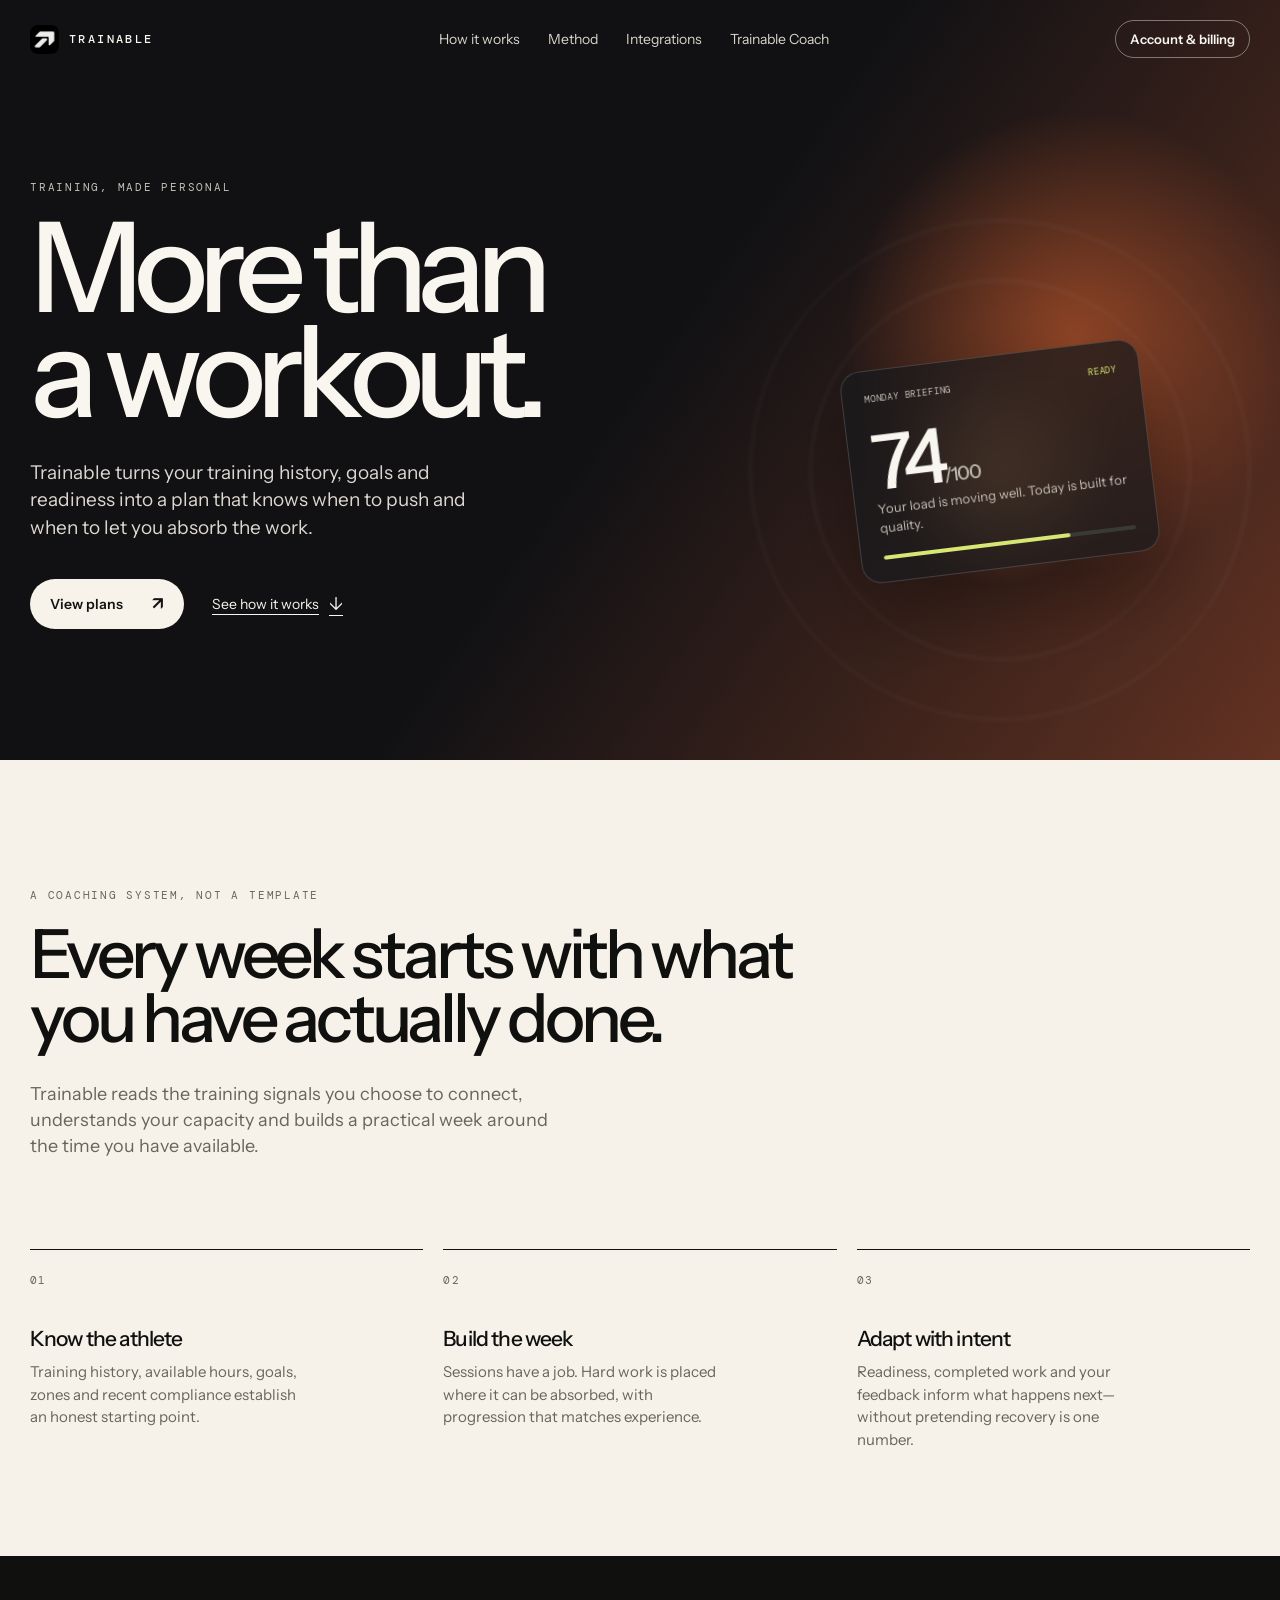
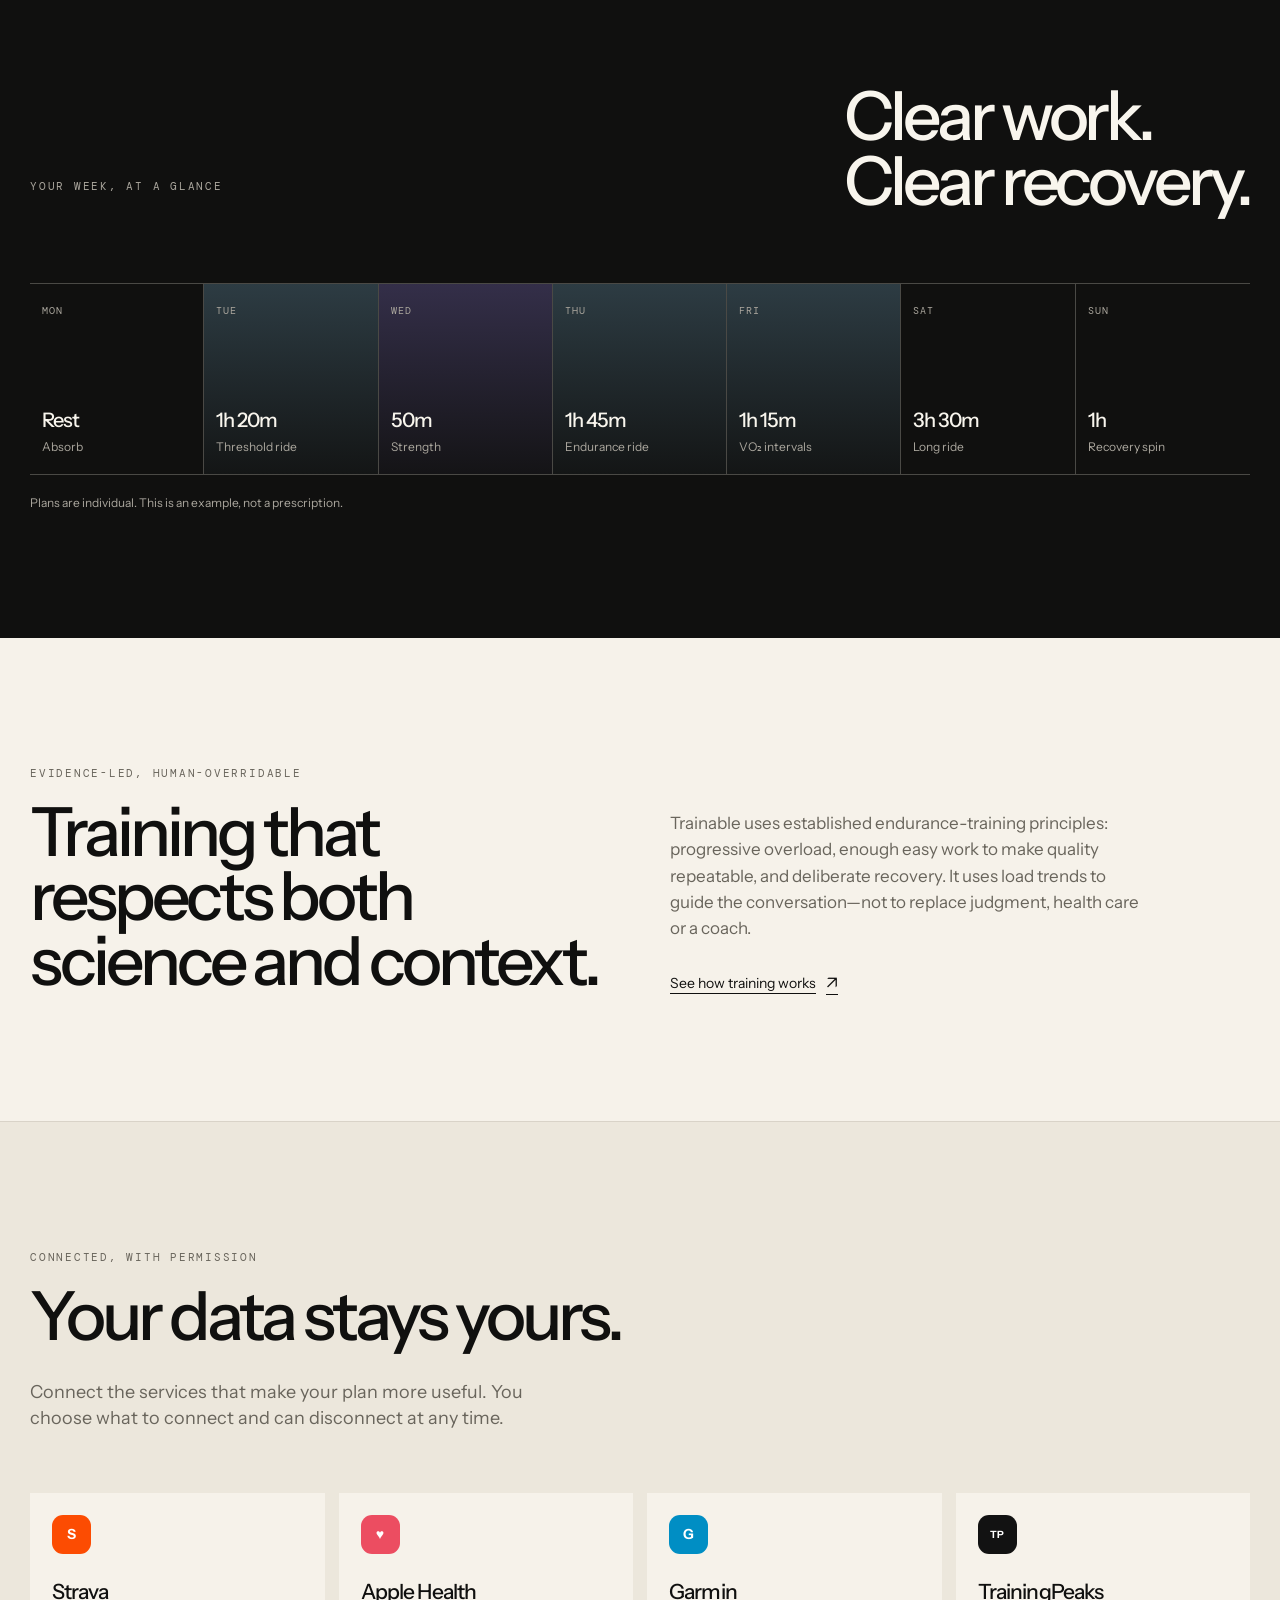
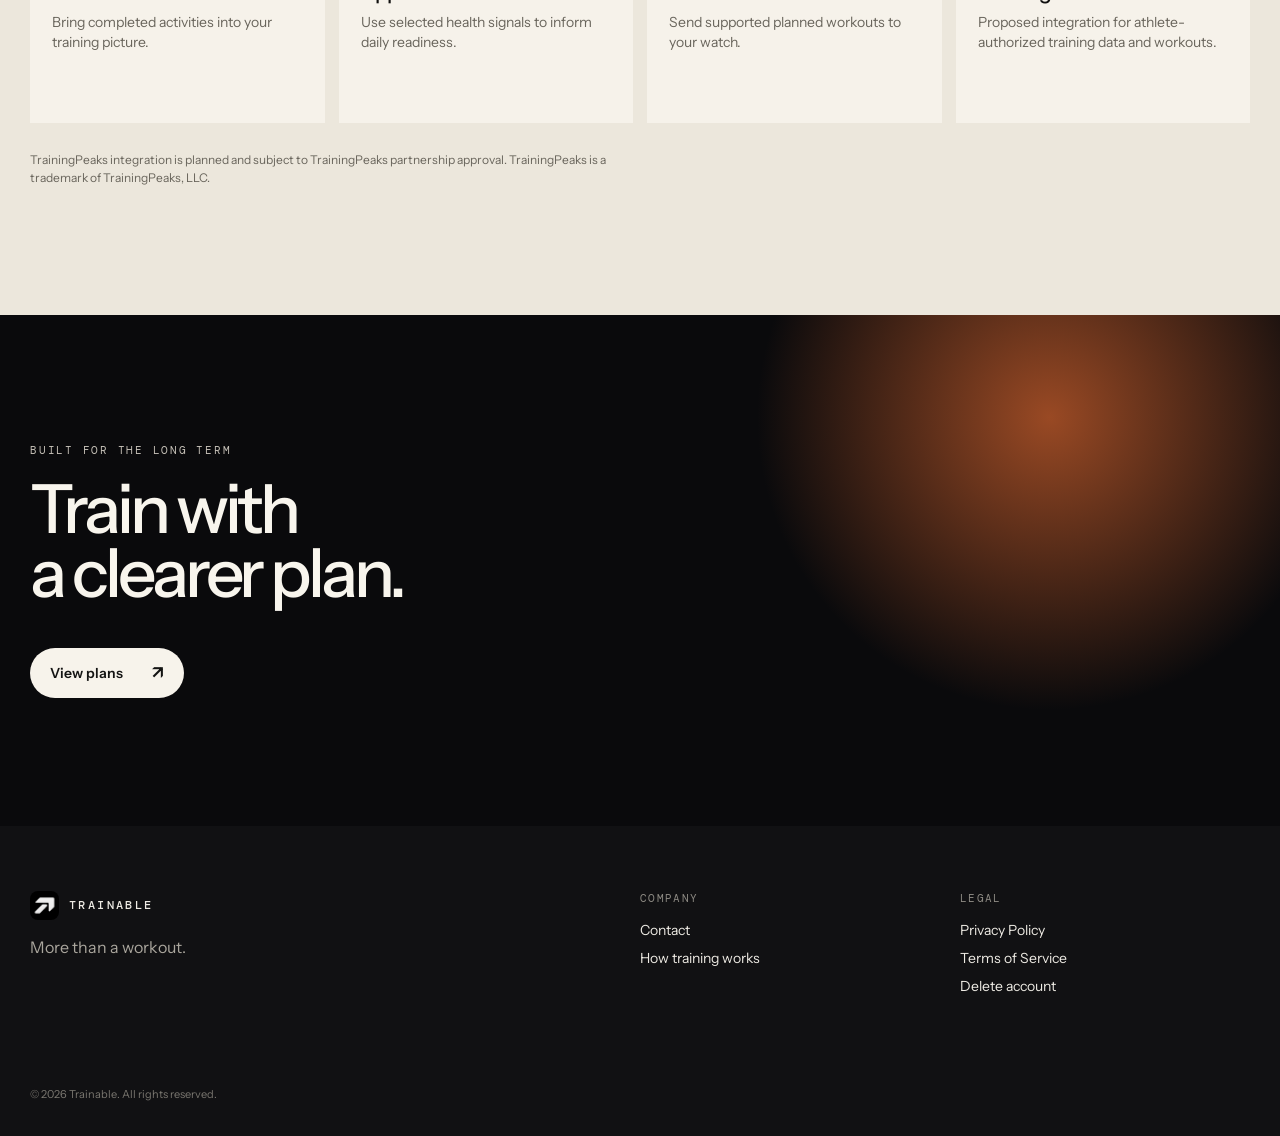
<file: index.html>
<!doctype html>
<html lang="en">
  <head>
    <meta charset="utf-8" />
    <meta name="viewport" content="width=device-width, initial-scale=1" />
    <meta name="description" content="Trainable creates adaptive endurance training plans from your real training data, goals, and readiness." />
    <meta name="theme-color" content="#0a0a0c" />
    <title>Trainable — More than a workout</title>
    <link rel="icon" href="/assets/trainable-mark-dark.png" type="image/png" />
    <link rel="stylesheet" href="/styles.css" />
  </head>
  <body>
    <header class="site-header">
      <a class="wordmark" href="#top" aria-label="Trainable home">
        <img class="brand-logo" src="/assets/trainable-mark-dark.png" alt="" />
        <span>TRAINABLE</span>
      </a>
      <nav aria-label="Main navigation">
        <a href="#how-it-works">How it works</a>
        <a href="#method">Method</a>
        <a href="#integrations">Integrations</a>
        <a href="/coach/">Trainable Coach</a>
      </nav>
      <a class="header-cta" href="/billing.html">Account & billing</a>
    </header>

    <main id="top">
      <section class="hero section">
        <p class="eyebrow">TRAINING, MADE PERSONAL</p>
        <h1>More than<br />a workout.</h1>
        <p class="hero-copy">Trainable turns your training history, goals and readiness into a plan that knows when to push and when to let you absorb the work.</p>
        <div class="hero-actions">
          <a class="button button-light" href="/billing.html">View plans <span>↗</span></a>
          <a class="text-link" href="#how-it-works">See how it works <span>↓</span></a>
        </div>
        <div class="hero-orbit" aria-hidden="true">
          <div class="orb orb-one"></div><div class="orb orb-two"></div><div class="orb orb-three"></div>
          <div class="hero-card">
            <div class="hero-card-top"><span>MONDAY BRIEFING</span><em>READY</em></div>
            <strong>74<span>/100</span></strong>
            <p>Your load is moving well. Today is built for quality.</p>
            <div class="meter"><i></i></div>
          </div>
        </div>
      </section>

      <section class="statement section" id="how-it-works">
        <p class="eyebrow">A COACHING SYSTEM, NOT A TEMPLATE</p>
        <h2>Every week starts with what you have actually done.</h2>
        <p class="lede">Trainable reads the training signals you choose to connect, understands your capacity and builds a practical week around the time you have available.</p>
        <div class="feature-grid">
          <article><span class="number">01</span><h3>Know the athlete</h3><p>Training history, available hours, goals, zones and recent compliance establish an honest starting point.</p></article>
          <article><span class="number">02</span><h3>Build the week</h3><p>Sessions have a job. Hard work is placed where it can be absorbed, with progression that matches experience.</p></article>
          <article><span class="number">03</span><h3>Adapt with intent</h3><p>Readiness, completed work and your feedback inform what happens next—without pretending recovery is one number.</p></article>
        </div>
      </section>

      <section class="week section">
        <div class="section-heading"><p class="eyebrow">YOUR WEEK, AT A GLANCE</p><h2>Clear work.<br />Clear recovery.</h2></div>
        <div class="week-board" aria-label="Example weekly training plan">
          <div class="day"><span>MON</span><b>Rest</b><small>Absorb</small></div>
          <div class="day ride"><span>TUE</span><b>1h 20m</b><small>Threshold ride</small></div>
          <div class="day gym"><span>WED</span><b>50m</b><small>Strength</small></div>
          <div class="day ride"><span>THU</span><b>1h 45m</b><small>Endurance ride</small></div>
          <div class="day ride"><span>FRI</span><b>1h 15m</b><small>VO₂ intervals</small></div>
          <div class="day"><span>SAT</span><b>3h 30m</b><small>Long ride</small></div>
          <div class="day"><span>SUN</span><b>1h</b><small>Recovery spin</small></div>
        </div>
        <p class="week-note">Plans are individual. This is an example, not a prescription.</p>
      </section>

      <section class="method section" id="method">
        <div><p class="eyebrow">EVIDENCE-LED, HUMAN-OVERRIDABLE</p><h2>Training that respects both science and context.</h2></div>
        <div class="method-copy"><p>Trainable uses established endurance-training principles: progressive overload, enough easy work to make quality repeatable, and deliberate recovery. It uses load trends to guide the conversation—not to replace judgment, health care or a coach.</p><a class="text-link" href="/training-method.html">See how training works <span>↗</span></a></div>
      </section>

      <section class="integrations section" id="integrations">
        <p class="eyebrow">CONNECTED, WITH PERMISSION</p>
        <h2>Your data stays yours.</h2>
        <p class="lede">Connect the services that make your plan more useful. You choose what to connect and can disconnect at any time.</p>
        <div class="integration-grid">
          <div><span class="integration-icon strava">S</span><h3>Strava</h3><p>Bring completed activities into your training picture.</p></div>
          <div><span class="integration-icon health">♥</span><h3>Apple Health</h3><p>Use selected health signals to inform daily readiness.</p></div>
          <div><span class="integration-icon garmin">G</span><h3>Garmin</h3><p>Send supported planned workouts to your watch.</p></div>
          <div><span class="integration-icon tp">TP</span><h3>TrainingPeaks</h3><p>Proposed integration for athlete-authorized training data and workouts.</p></div>
        </div>
        <p class="disclosure">TrainingPeaks integration is planned and subject to TrainingPeaks partnership approval. TrainingPeaks is a trademark of TrainingPeaks, LLC.</p>
      </section>

      <section class="cta section">
        <p class="eyebrow">BUILT FOR THE LONG TERM</p>
        <h2>Train with<br />a clearer plan.</h2>
        <a class="button button-light" href="/billing.html">View plans <span>↗</span></a>
      </section>
    </main>

    <footer>
      <div class="footer-brand"><a class="wordmark" href="#top"><img class="brand-logo" src="/assets/trainable-mark-dark.png" alt="" /><span>TRAINABLE</span></a><p>More than a workout.</p></div>
      <div><p class="footer-label">COMPANY</p><a href="mailto:matthewd7772@gmail.com">Contact</a><a href="/training-method.html">How training works</a></div>
      <div><p class="footer-label">LEGAL</p><a href="https://txrsajvaqhqrlpsgjeyn.supabase.co/storage/v1/object/public/public-docs/privacy-policy.txt">Privacy Policy</a><a href="https://txrsajvaqhqrlpsgjeyn.supabase.co/storage/v1/object/public/public-docs/terms-of-service.txt">Terms of Service</a><a href="mailto:matthewd7772@gmail.com?subject=Trainable%20account%20deletion">Delete account</a></div>
      <p class="copyright">© 2026 Trainable. All rights reserved.</p>
    </footer>
  </body>
</html>
</file>
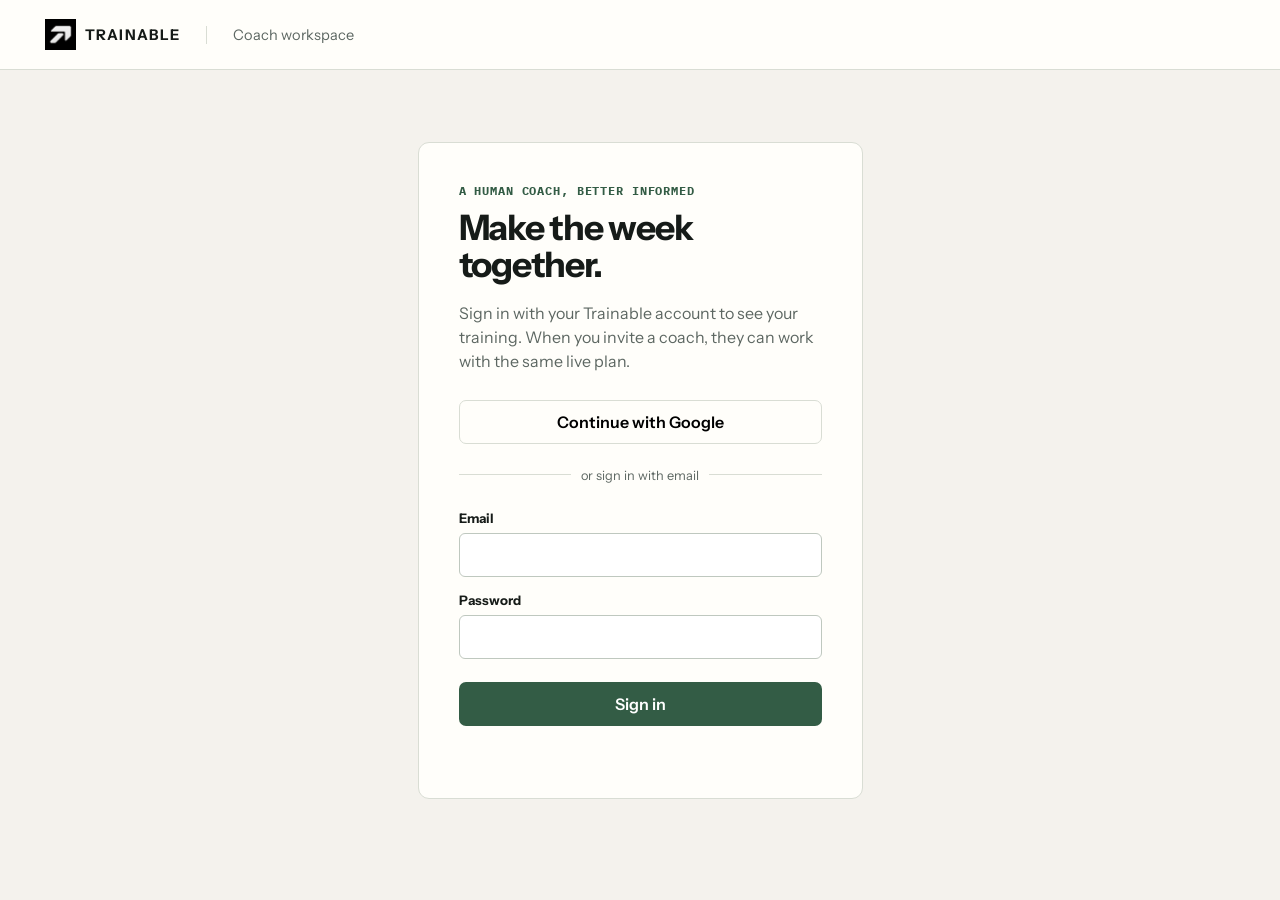
<file: coach/index.html>
<!doctype html>
<html lang="en">
  <head>
    <meta charset="utf-8" />
    <meta name="viewport" content="width=device-width, initial-scale=1" />
    <meta name="theme-color" content="#f4f2ed" />
    <meta name="description" content="Trainable coach workspace: plan with the athlete, with an assistant by your side." />
    <title>Trainable Coach — Plan the week</title>
    <meta name="application-name" content="Trainable Coach" />
    <meta name="apple-mobile-web-app-title" content="Trainable Coach" />
    <link rel="icon" href="/assets/trainable-mark-dark.png" type="image/png" />
    <link rel="stylesheet" href="/coach/styles.css" />
    <script src="/coach/app.js" defer></script>
  </head>
  <body>
    <header class="topbar">
      <a class="brand" href="/" aria-label="Trainable home"><img src="/assets/trainable-mark-dark.png" alt="" /><span>TRAINABLE</span></a>
      <span class="product-name">Coach workspace</span>
      <div class="top-actions"><span id="account-name"></span><button id="sign-out" class="quiet" type="button" hidden>Sign out</button></div>
    </header>

    <main id="auth-page" class="auth-page">
      <section class="auth-card" aria-labelledby="auth-title">
        <p class="eyebrow">A HUMAN COACH, BETTER INFORMED</p>
        <h1 id="auth-title">Make the week together.</h1>
        <p>Sign in with your Trainable account to see your training. When you invite a coach, they can work with the same live plan.</p>
        <div class="social-actions"><button id="google-sign-in" class="social" type="button">Continue with Google</button></div>
        <div class="divider"><span>or sign in with email</span></div>
        <form id="sign-in-form" novalidate>
          <label for="email">Email</label><input id="email" name="email" type="email" autocomplete="email" required aria-describedby="email-error" /><p id="email-error" class="field-error" role="alert" hidden></p>
          <label for="password">Password</label><input id="password" name="password" type="password" autocomplete="current-password" required aria-describedby="password-error" /><p id="password-error" class="field-error" role="alert" hidden></p>
          <button class="primary full" type="submit">Sign in</button>
        </form>
        <p id="auth-status" class="status" role="status"></p>
      </section>
    </main>

    <main id="workspace" class="workspace" hidden>
      <div class="workspace-head"><div><p class="eyebrow">COACH WORKSPACE</p><h1>The team</h1><p class="subtle">Training decisions stay with the coach and athlete. The assistant prepares options.</p></div><div class="head-actions"><button id="invite-coach" class="secondary" type="button">Invite my coach</button><button id="join-team" class="secondary" type="button">Use invite code</button></div></div>
      <p id="global-status" class="status" role="status"></p>
      <div class="split-pane">
        <aside class="roster-pane" aria-labelledby="roster-title"><div class="pane-heading"><h2 id="roster-title">Athletes</h2><span id="roster-count"></span></div><div id="roster-list" class="roster-list"></div><div class="roster-foot">Your own training appears here while you set up coach access.</div></aside>
        <section id="athlete-pane" class="athlete-pane" aria-live="polite"></section>
      </div>
    </main>

    <div id="drawer-backdrop" class="drawer-backdrop" hidden></div>
    <section id="drawer" class="drawer" aria-modal="true" role="dialog" aria-labelledby="drawer-title" hidden><div class="drawer-head"><div><p id="drawer-kicker" class="eyebrow"></p><h2 id="drawer-title"></h2></div><button id="close-drawer" class="quiet" type="button" aria-label="Close panel">Close</button></div><div id="drawer-body" class="drawer-body"></div></section>
    <dialog id="revoke-dialog"><form method="dialog"><h2 id="revoke-title">Remove coach access?</h2><p id="revoke-copy">This coach will no longer see your training or prescribe sessions.</p><div class="dialog-actions"><button id="keep-access" value="cancel" class="secondary">Keep access</button><button value="confirm" class="danger">Remove access</button></div></form></dialog>
    <dialog id="discard-dialog"><form method="dialog"><h2>Discard this draft?</h2><p>Your unsaved changes to this page will be lost.</p><div class="dialog-actions"><button id="keep-draft" value="cancel" class="secondary">Keep editing</button><button value="confirm" class="danger">Discard draft</button></div></form></dialog>
    <dialog id="archive-note-dialog"><form method="dialog"><h2>Archive this athlete note?</h2><p>It will stop appearing in the profile and future assistant drafts.</p><div class="dialog-actions"><button id="keep-note" value="cancel" class="secondary">Keep note</button><button value="confirm" class="danger">Archive note</button></div></form></dialog>
  </body>
</html>
</file>
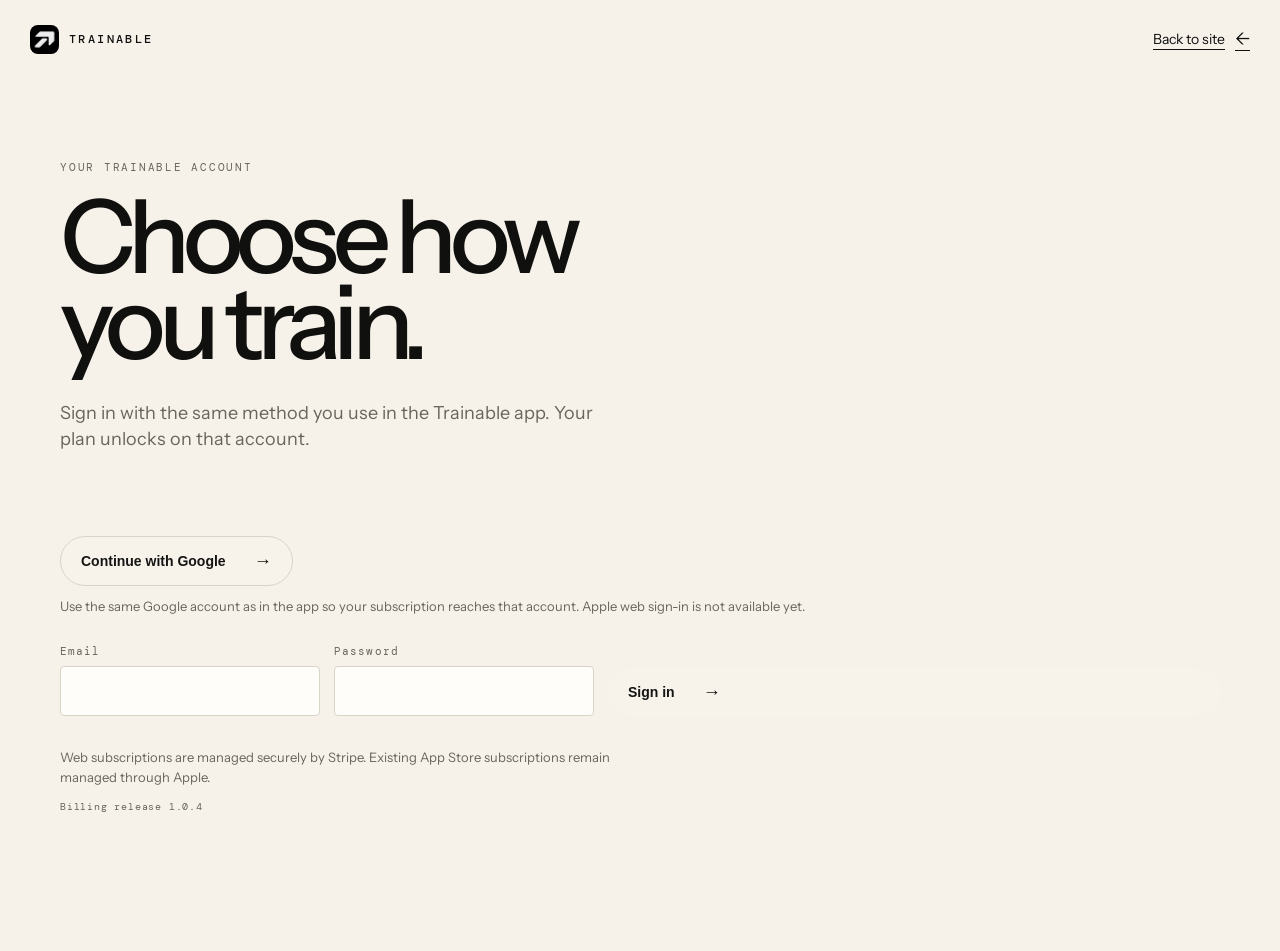
<file: billing.html>
<!doctype html>
<html lang="en"><head><meta charset="utf-8" /><meta name="viewport" content="width=device-width, initial-scale=1" /><meta name="description" content="Manage your Trainable subscription." /><meta name="theme-color" content="#0a0a0c" /><title>Trainable — Billing</title><link rel="icon" href="/assets/trainable-mark-dark.png" type="image/png" /><link rel="stylesheet" href="/styles.css" /></head>
<body class="billing-document"><header class="site-header"><a class="wordmark" href="/" aria-label="Trainable home"><img class="brand-logo" src="/assets/trainable-mark-dark.png" alt="" /><span>TRAINABLE</span></a><a class="text-link" href="/">Back to site <span>←</span></a></header>
<main class="billing-page section" data-billing-release="1.0.4"><p class="eyebrow">YOUR TRAINABLE ACCOUNT</p><h1>Choose how<br />you train.</h1><p class="lede">Sign in with the same method you use in the Trainable app. Your plan unlocks on that account.</p><p id="billing-status" class="billing-status" role="status"></p>
<div id="social-sign-in" class="billing-social"><button type="button" data-provider="google" class="button button-light">Continue with Google <span>→</span></button><p>Use the same Google account as in the app so your subscription reaches that account. Apple web sign-in is not available yet.</p></div>
<form id="sign-in-form" class="billing-form"><label>Email<input id="email" type="email" autocomplete="email" required /></label><label>Password<input id="password" type="password" autocomplete="current-password" required /></label><button class="button button-light" type="submit">Sign in <span>→</span></button></form>
<section id="plans" class="billing-plans" hidden><article><p class="eyebrow">MONTHLY</p><h2>Flexible</h2><p>Trainable Advanced, billed month to month.</p><button data-plan="monthly" class="button button-light">Continue monthly <span>→</span></button></article><article><p class="eyebrow">ANNUAL</p><h2>Committed</h2><p>Trainable Advanced, billed annually.</p><button data-plan="annual" class="button button-light">Continue annually <span>→</span></button></article></section>
<button id="manage-billing" class="text-link billing-manage" hidden>Manage existing web subscription <span>↗</span></button><button id="sign-out" class="text-link billing-sign-out" hidden>Sign out</button><p class="billing-note">Web subscriptions are managed securely by Stripe. Existing App Store subscriptions remain managed through Apple.</p><p class="billing-version">Billing release 1.0.4</p></main><script src="/billing-v1.0.4.js"></script></body></html>
</file>
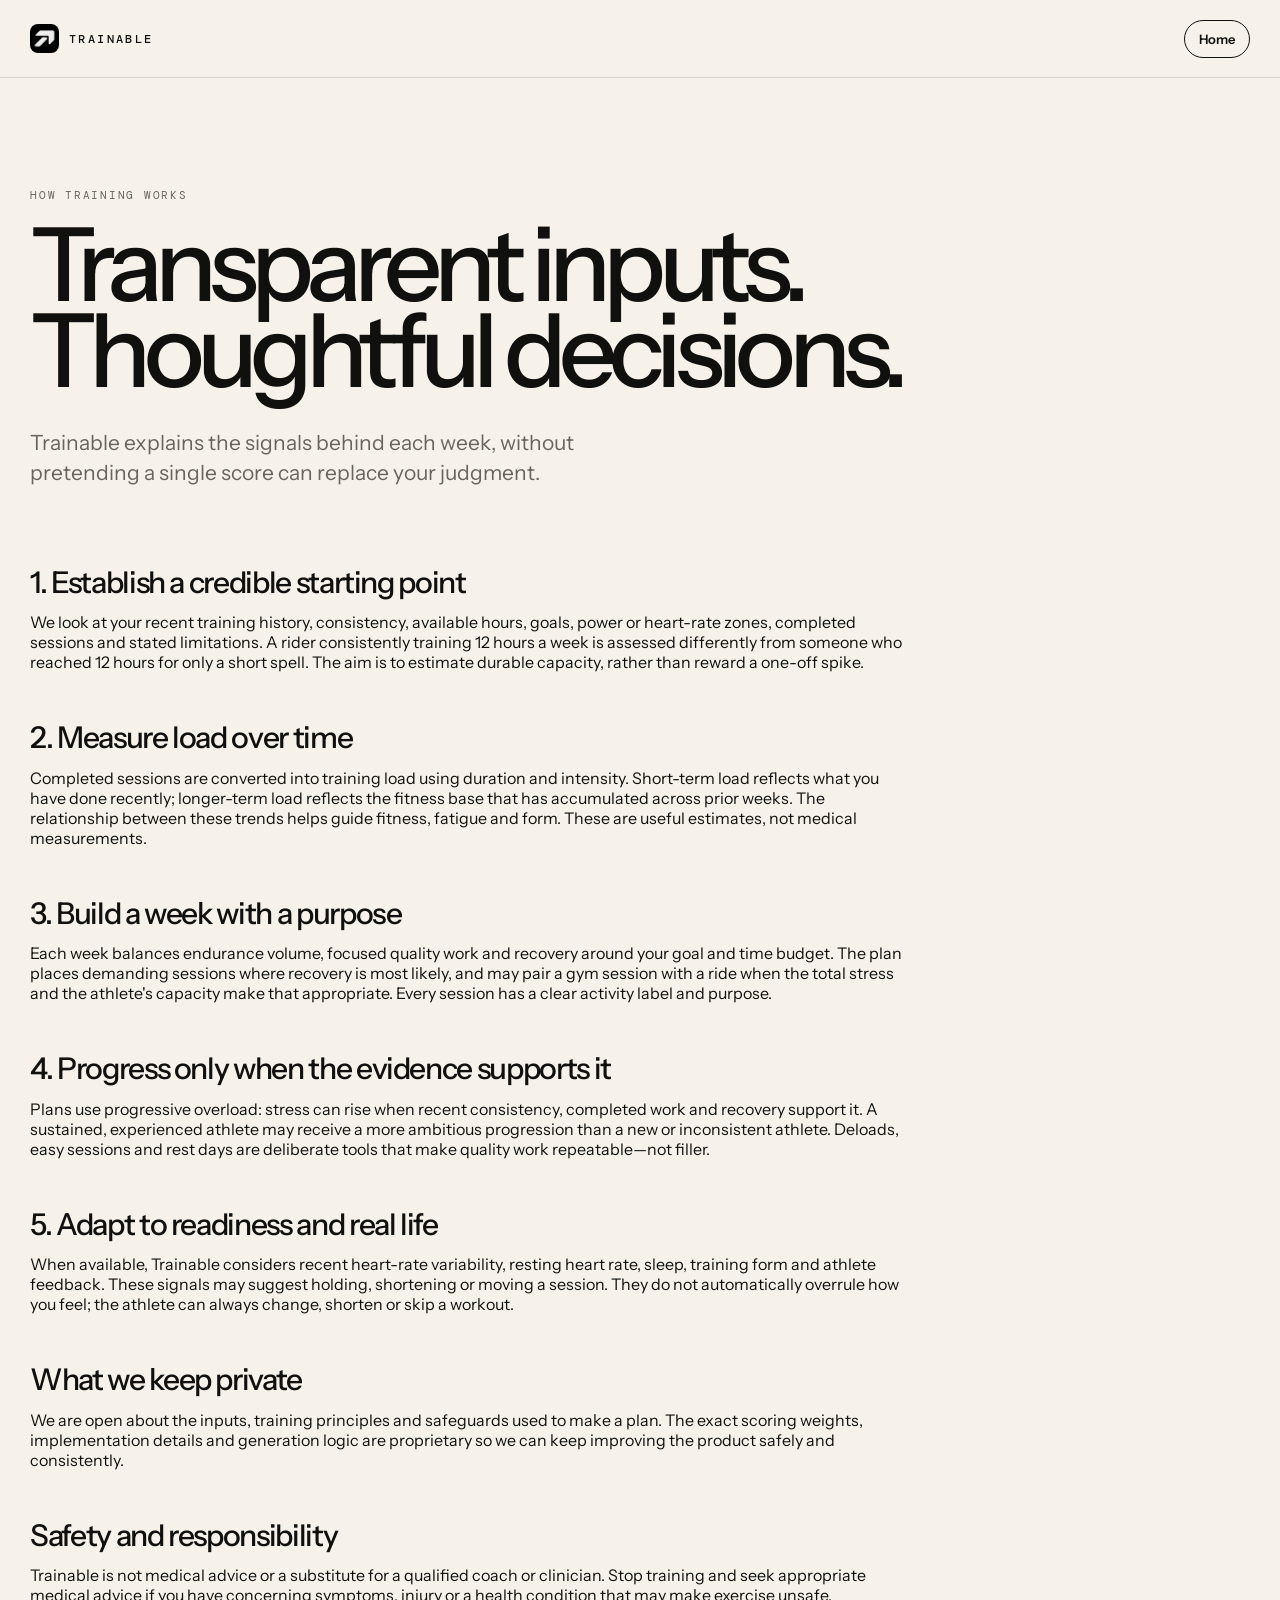
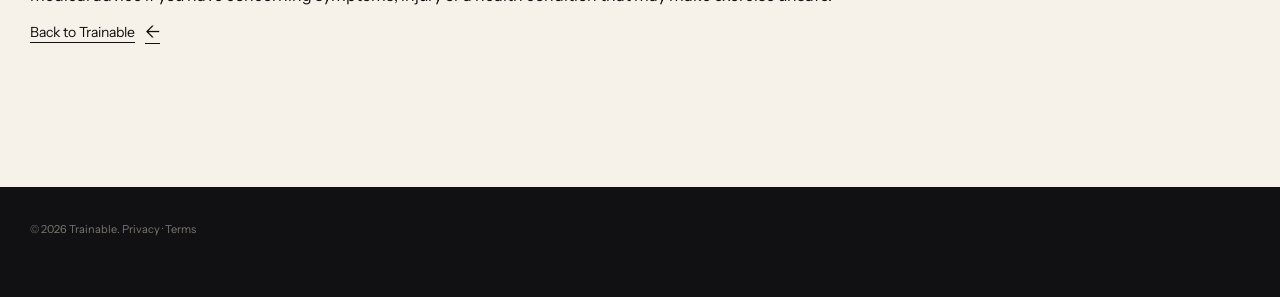
<file: training-method.html>
<!doctype html>
<html lang="en">
  <head><meta charset="utf-8" /><meta name="viewport" content="width=device-width, initial-scale=1" /><meta name="description" content="How Trainable calculates and adapts endurance training." /><title>Trainable — How training works</title><link rel="icon" href="/assets/trainable-mark-dark.png" type="image/png" /><link rel="stylesheet" href="/styles.css" /></head>
  <body class="document-page">
    <header class="site-header"><a class="wordmark" href="/"><img class="brand-logo" src="/assets/trainable-mark-dark.png" alt="" /><span>TRAINABLE</span></a><a class="header-cta" href="/">Home</a></header>
    <main class="document section"><p class="eyebrow">HOW TRAINING WORKS</p><h1>Transparent inputs. Thoughtful decisions.</h1><p class="intro">Trainable explains the signals behind each week, without pretending a single score can replace your judgment.</p>
      <h2>1. Establish a credible starting point</h2><p>We look at your recent training history, consistency, available hours, goals, power or heart-rate zones, completed sessions and stated limitations. A rider consistently training 12 hours a week is assessed differently from someone who reached 12 hours for only a short spell. The aim is to estimate durable capacity, rather than reward a one-off spike.</p>
      <h2>2. Measure load over time</h2><p>Completed sessions are converted into training load using duration and intensity. Short-term load reflects what you have done recently; longer-term load reflects the fitness base that has accumulated across prior weeks. The relationship between these trends helps guide fitness, fatigue and form. These are useful estimates, not medical measurements.</p>
      <h2>3. Build a week with a purpose</h2><p>Each week balances endurance volume, focused quality work and recovery around your goal and time budget. The plan places demanding sessions where recovery is most likely, and may pair a gym session with a ride when the total stress and the athlete's capacity make that appropriate. Every session has a clear activity label and purpose.</p>
      <h2>4. Progress only when the evidence supports it</h2><p>Plans use progressive overload: stress can rise when recent consistency, completed work and recovery support it. A sustained, experienced athlete may receive a more ambitious progression than a new or inconsistent athlete. Deloads, easy sessions and rest days are deliberate tools that make quality work repeatable—not filler.</p>
      <h2>5. Adapt to readiness and real life</h2><p>When available, Trainable considers recent heart-rate variability, resting heart rate, sleep, training form and athlete feedback. These signals may suggest holding, shortening or moving a session. They do not automatically overrule how you feel; the athlete can always change, shorten or skip a workout.</p>
      <h2>What we keep private</h2><p>We are open about the inputs, training principles and safeguards used to make a plan. The exact scoring weights, implementation details and generation logic are proprietary so we can keep improving the product safely and consistently.</p>
      <h2>Safety and responsibility</h2><p>Trainable is not medical advice or a substitute for a qualified coach or clinician. Stop training and seek appropriate medical advice if you have concerning symptoms, injury or a health condition that may make exercise unsafe.</p>
      <p><a class="text-link" href="/">Back to Trainable <span>←</span></a></p>
    </main>
    <footer><p class="copyright">© 2026 Trainable. <a href="https://txrsajvaqhqrlpsgjeyn.supabase.co/storage/v1/object/public/public-docs/privacy-policy.txt">Privacy</a> · <a href="https://txrsajvaqhqrlpsgjeyn.supabase.co/storage/v1/object/public/public-docs/terms-of-service.txt">Terms</a></p></footer>
  </body>
</html>
</file>
<file: styles.css>
@import url('https://fonts.googleapis.com/css2?family=DM+Mono:wght@400;500&family=Instrument+Sans:ital,wdth,wght@0,75..100,400..700;1,75..100,400..700&display=swap');

:root { --paper:#f6f2ea; --ink:#10100f; --soft:#69655c; --line:#d9d3c8; --carbon:#0a0a0c; --card:#18191c; --ember:#df642e; --lime:#d7e773; }
* { box-sizing:border-box; } html { scroll-behavior:smooth; } body { margin:0; background:var(--paper); color:var(--ink); font-family:"Instrument Sans",Arial,sans-serif; } a { color:inherit; text-decoration:none; } .section { padding:clamp(72px,10vw,150px) max(24px,calc((100vw - 1220px)/2)); } .site-header { height:78px; width:100%; display:flex; align-items:center; justify-content:space-between; padding:0 max(24px,calc((100vw - 1220px)/2)); position:absolute; z-index:2; color:#f9f6ef; } .wordmark { display:flex; align-items:center; gap:10px; font-family:"DM Mono",monospace; font-size:12px; letter-spacing:.20em; font-weight:500; } .brand-logo { width:29px; height:29px; display:block; object-fit:cover; border-radius:8px; } nav { display:flex; gap:28px; font-size:14px; color:#d9d4ca; } nav a:hover,.text-link:hover { opacity:.65; } .header-cta { font-size:13px; font-weight:600; border:1px solid rgba(255,255,255,.4); padding:10px 14px; border-radius:100px; }
.hero { min-height:760px; overflow:hidden; position:relative; color:#f9f6ef; background:radial-gradient(circle at 84% 45%,rgba(217,98,46,.56),transparent 20%),linear-gradient(125deg,#111114 16%,#111114 50%,#633222 100%); padding-top:180px; } .eyebrow { margin:0 0 20px; font-family:"DM Mono",monospace; font-size:11px; letter-spacing:.16em; color:var(--soft); } .hero .eyebrow,.cta .eyebrow { color:#c5c0b7; } h1,h2,h3,p { margin-top:0; } h1 { max-width:760px; font-size:clamp(58px,9.8vw,142px); font-weight:500; letter-spacing:-.075em; line-height:.84; margin-bottom:34px; } .hero-copy { font-size:19px; line-height:1.45; max-width:460px; color:#ddd8cf; } .hero-actions { display:flex; align-items:center; gap:28px; margin-top:38px; } .button { display:inline-flex; gap:28px; align-items:center; border-radius:100px; padding:16px 20px; font-size:14px; font-weight:600; } .button-light { background:#f7f3eb; color:#141413; } .button span,.text-link span { font-size:18px; line-height:0; } .text-link { font-size:14px; display:inline-flex; gap:10px; align-items:center; text-decoration:underline; text-underline-offset:5px; }
.hero-orbit { width:500px; height:500px; position:absolute; right:max(24px,calc((100vw - 1220px)/2)); bottom:40px; } .orb { position:absolute; border-radius:50%; filter:blur(2px); } .orb-one { width:100%; height:100%; border:1px solid rgba(255,255,255,.13); } .orb-two { width:76%; height:76%; left:12%; top:12%; border:1px solid rgba(255,255,255,.15); } .orb-three { width:50%; height:50%; left:25%; top:25%; background:radial-gradient(circle,#f2a05e,transparent 65%); opacity:.55; } .hero-card { position:absolute; left:20%; top:27%; width:300px; padding:22px; background:rgba(23,24,27,.72); border:1px solid rgba(255,255,255,.16); backdrop-filter:blur(16px); border-radius:20px; transform:rotate(-7deg); box-shadow:0 35px 80px rgba(0,0,0,.34); } .hero-card-top { display:flex; justify-content:space-between; font-family:"DM Mono",monospace; color:#c6c1b7; font-size:9px; letter-spacing:.09em; } .hero-card-top em { font-style:normal; color:var(--lime); } .hero-card strong { display:block; font-size:76px; font-weight:500; letter-spacing:-.07em; margin:28px 0 6px; line-height:.8; } .hero-card strong span { font-size:19px; color:#beb8ae; letter-spacing:-.04em; } .hero-card p { color:#c6c1b7; font-size:13px; line-height:1.45; margin:0; } .meter { height:4px; background:#393936; border-radius:99px; margin-top:19px; overflow:hidden; } .meter i { display:block; width:74%; height:100%; background:var(--lime); border-radius:inherit; }
.statement { padding-bottom:90px; } h2 { font-size:clamp(40px,5.3vw,75px); font-weight:500; letter-spacing:-.06em; line-height:.95; max-width:790px; margin-bottom:30px; } .lede { max-width:540px; color:var(--soft); font-size:18px; line-height:1.45; } .feature-grid { display:grid; grid-template-columns:repeat(3,1fr); gap:20px; margin-top:90px; } .feature-grid article { border-top:1px solid var(--ink); padding-top:18px; } .number,.footer-label { color:var(--soft); font:11px "DM Mono",monospace; letter-spacing:.12em; } h3 { font-size:21px; font-weight:500; letter-spacing:-.04em; margin:38px 0 10px; } .feature-grid p { max-width:285px; color:var(--soft); font-size:15px; line-height:1.5; }
.week { background:var(--ink); color:#f8f5ed; } .section-heading { display:flex; align-items:flex-end; justify-content:space-between; } .section-heading h2 { margin-bottom:0; } .week .eyebrow { color:#aaa69d; } .week-board { margin-top:70px; display:grid; grid-template-columns:repeat(7,1fr); border-top:1px solid #4a4945; border-bottom:1px solid #4a4945; } .day { min-height:190px; padding:20px 12px; border-right:1px solid #4a4945; display:flex; flex-direction:column; } .day:last-child { border-right:0; } .day span { font:10px "DM Mono",monospace; color:#aaa69d; letter-spacing:.1em; } .day b { margin-top:auto; font-size:20px; letter-spacing:-.05em; font-weight:500; } .day small { margin-top:7px; color:#aaa69d; font-size:12px; } .day.ride { background:linear-gradient(180deg,rgba(131,190,222,.25),rgba(131,190,222,.03)); } .day.gym { background:linear-gradient(180deg,rgba(158,138,245,.25),rgba(158,138,245,.03)); } .week-note { color:#aaa69d; font-size:12px; margin:20px 0 0; }
.method { display:grid; grid-template-columns:1fr 1fr; gap:60px; border-bottom:1px solid var(--line); } .method h2 { margin-bottom:0; } .method-copy { padding-top:44px; max-width:470px; } .method-copy p { color:var(--soft); line-height:1.55; font-size:17px; margin-bottom:30px; }
.integrations { background:#ece7dc; } .integration-grid { margin-top:62px; display:grid; grid-template-columns:repeat(4,1fr); gap:14px; } .integration-grid>div { background:var(--paper); padding:22px; min-height:230px; display:flex; flex-direction:column; } .integration-grid h3 { margin:25px 0 8px; } .integration-grid p { color:var(--soft); font-size:14px; line-height:1.45; margin:0; } .integration-icon { display:grid; place-items:center; height:39px; width:39px; border-radius:11px; color:#fff; font-size:14px; font-weight:700; } .strava { background:#fc4c02; } .health { background:#ec4d61; } .garmin { background:#008ec4; } .tp { background:#121212; font-size:10px; } .disclosure { max-width:600px; color:var(--soft); font-size:12px; line-height:1.5; margin:28px 0 0; }
.cta { color:#f8f5ed; background:radial-gradient(circle at 82% 20%,rgba(214,100,46,.7),transparent 26%),#0a0a0c; } .cta h2 { margin-bottom:42px; } footer { min-height:310px; padding:65px max(24px,calc((100vw - 1220px)/2)) 30px; background:#111113; color:#eeebe4; display:grid; grid-template-columns:2fr 1fr 1fr; gap:30px; position:relative; } footer .wordmark { margin-bottom:17px; } .footer-brand>p { color:#aaa69d; } footer>div:not(.footer-brand) { display:flex; flex-direction:column; gap:10px; font-size:14px; } .footer-label { color:#8d8a83; margin:0 0 6px; } footer a:hover { color:var(--lime); } .copyright { position:absolute; bottom:24px; left:max(24px,calc((100vw - 1220px)/2)); color:#79766f; font-size:11px; }
.document-page { background:var(--paper); } .document-page .site-header { position:relative; color:var(--ink); border-bottom:1px solid var(--line); } .document-page .header-cta { border-color:var(--ink); } .document { max-width:940px; padding-top:110px; padding-bottom:130px; } .document h1 { font-size:clamp(55px,8vw,112px); max-width:900px; } .document .intro { font-size:21px; color:var(--soft); max-width:650px; line-height:1.45; margin-bottom:80px; } .document h2 { font-size:30px; margin:52px 0 15px; letter-spacing:-.045em; } .document main>p:not(.eyebrow):not(.intro) { max-width:680px; color:#3f3d38; font-size:17px; line-height:1.6; } .document-page footer { min-height:110px; display:block; padding-top:35px; } .document-page .copyright { position:static; }
@media (max-width:800px) { nav { display:none; } .hero { min-height:800px; padding-top:145px; } .hero-orbit { transform:scale(.75); transform-origin:bottom right; right:-75px; bottom:-5px; } .feature-grid,.integration-grid { grid-template-columns:1fr; gap:35px; } .feature-grid article { display:grid; grid-template-columns:70px 1fr; column-gap:10px; } .feature-grid h3 { margin:0; } .feature-grid p { grid-column:2; margin:12px 0 0; } .section-heading,.method { display:block; } .method-copy { padding-top:0; } .week-board { overflow-x:auto; grid-template-columns:repeat(7,112px); margin-right:-24px; } .day { min-height:170px; } .integration-grid>div { min-height:0; } footer { grid-template-columns:1fr 1fr; padding-bottom:85px; } .footer-brand { grid-column:1/-1; } }
@media (max-width:480px) { .header-cta { padding:8px 11px; } h1 { letter-spacing:-.08em; } .hero-copy { font-size:17px; max-width:330px; } .hero-actions { flex-direction:column; align-items:flex-start; gap:20px; } .hero-orbit { transform:scale(.58); right:-115px; bottom:-60px; } h2 { font-size:43px; } }

.billing-page { min-height:100vh; padding-top:160px; max-width:1220px; margin:auto; }
.billing-document .site-header { color:var(--ink); }
.billing-page h1 { font-size:clamp(54px,8vw,108px); max-width:760px; }
.billing-status { min-height:24px; margin:30px 0 0; color:var(--soft); font-size:15px; }
.billing-status.is-error { color:#aa2c22; }
.billing-form { display:grid; grid-template-columns:repeat(2,minmax(0,260px)) auto; gap:14px; align-items:end; margin-top:30px; }
.billing-form label { display:grid; gap:8px; color:var(--soft); font:11px "DM Mono",monospace; letter-spacing:.1em; }
.billing-form input { border:1px solid var(--line); background:#fffdfa; border-radius:4px; padding:14px; color:var(--ink); font:16px "Instrument Sans",sans-serif; }
.billing-form .button { border:0; cursor:pointer; }
.billing-plans { display:grid; grid-template-columns:repeat(2,minmax(0,360px)); gap:16px; margin-top:36px; }
.billing-plans[hidden], .billing-manage[hidden], .billing-form[hidden], .billing-social[hidden], .billing-sign-out[hidden] { display:none !important; }
.billing-social { display:flex; flex-wrap:wrap; gap:12px; align-items:center; margin-top:30px; }
.billing-social .button { border:1px solid var(--line); cursor:pointer; }
.billing-social p { flex-basis:100%; color:var(--soft); font-size:13px; margin:0; }
.billing-sign-out { display:inline-flex; border:0; background:none; cursor:pointer; margin-left:22px; color:inherit; }
.billing-plans article { background:var(--carbon); color:#f8f5ed; min-height:270px; padding:28px; display:flex; flex-direction:column; align-items:flex-start; }
.billing-plans article .eyebrow { color:#aaa69d; }.billing-plans h2 { font-size:40px; margin-bottom:12px; }.billing-plans p:not(.eyebrow) { color:#c8c3ba; line-height:1.45; }.billing-plans .button { margin-top:auto; border:0; cursor:pointer; }
.billing-manage { margin-top:28px; border:0; background:transparent; padding:0; cursor:pointer; color:var(--ink); }.billing-note { max-width:550px; margin-top:32px; color:var(--soft); font-size:13px; line-height:1.5; }
.billing-version { margin-top:12px; color:var(--soft); font:10px "DM Mono",monospace; letter-spacing:.08em; }
@media (max-width:800px) { .billing-page { padding-top:130px; }.billing-form,.billing-plans { grid-template-columns:1fr; max-width:420px; }.billing-form .button { width:max-content; } }
</file>
<file: coach/styles.css>
@import url('https://fonts.googleapis.com/css2?family=IBM+Plex+Mono:wght@400;700&family=Instrument+Sans:wght@400;500;600;700&display=swap');
:root{--paper:#f4f2ed;--surface:#fffefa;--ink:#161b18;--muted:#5d6762;--line:#d9ddd4;--green:#335c45;--green-soft:#e8efe9;--amber:#916922;--amber-soft:#f6eedb;--red:#9b4239;--red-soft:#fbebe8;--vp-narrow:375px;--vp-medium:768px;--vp-wide:1280px;font-family:'Instrument Sans',sans-serif;color:var(--ink);background:var(--paper)}
*{box-sizing:border-box}html,body{margin:0;min-width:0;width:100%}body{min-height:100vh}button,input,textarea,select{font:inherit}button{cursor:pointer;min-height:44px}button:disabled{cursor:wait}a{color:inherit}h1,h2,h3,p{margin-top:0}h1,h2,h3{letter-spacing:-.035em}h1{font-size:clamp(2.2rem,4vw,3.5rem);line-height:1.04}h2{font-size:1.28rem}h3{font-size:1rem}p{line-height:1.5}small,.subtle{color:var(--muted)}[hidden]{display:none!important}:focus-visible{outline:3px solid #6d9d77;outline-offset:2px}.eyebrow{font:700 .73rem 'IBM Plex Mono',monospace;letter-spacing:.075em;color:var(--green);margin-bottom:12px}
.topbar{width:100%;min-height:70px;padding:12px clamp(18px,3.5vw,54px);border-bottom:1px solid var(--line);display:flex;align-items:center;gap:26px;background:var(--surface)}.brand{display:inline-flex;align-items:center;gap:9px;font-size:.92rem;font-weight:700;letter-spacing:.08em;text-decoration:none}.brand img{height:31px;width:31px;object-fit:contain}.product-name{border-left:1px solid var(--line);padding-left:26px;color:var(--muted);font-size:.91rem}.top-actions{margin-left:auto;display:flex;align-items:center;gap:12px;color:var(--muted);font-size:.84rem}.top-actions span{max-width:180px;overflow:hidden;text-overflow:ellipsis;white-space:nowrap}
.primary,.secondary,.quiet,.social,.danger{border-radius:7px;padding:0 17px;font-weight:600;border:1px solid transparent;transition:background .15s ease,color .15s ease,border-color .15s ease}.primary{background:var(--green);color:#fff}.primary:hover{background:#244b34}.secondary{background:var(--surface);border-color:#bfc8bf;color:var(--ink)}.secondary:hover,.social:hover{background:#edf1eb}.quiet{background:transparent;color:var(--green);padding-inline:10px}.quiet:hover{background:var(--green-soft)}.danger{background:var(--red);color:#fff}.danger:hover{background:#7e3029}.social{background:var(--surface);border-color:var(--line);width:100%}.full{width:100%}.small-button{min-height:44px;padding:0 12px;font-size:.87rem}.icon-button{min-width:44px;min-height:44px;padding:0 10px;border:1px solid var(--line);border-radius:6px;background:var(--surface);font-size:.95rem}
.auth-page{max-width:var(--vp-wide);width:100%;padding:clamp(30px,8vh,92px) 18px;margin:0 auto}.auth-card{max-width:445px;margin:auto;background:var(--surface);padding:clamp(24px,4vw,40px);border:1px solid var(--line);border-radius:11px}.auth-card h1{font-size:2.2rem;margin-bottom:18px}.auth-card>p:not(.eyebrow){color:var(--muted)}.social-actions{display:grid;gap:9px;margin:27px 0 22px}.divider{text-align:center;border-top:1px solid var(--line);margin:30px 0 15px}.divider span{background:var(--surface);padding:0 10px;position:relative;top:-11px;font-size:.8rem;color:var(--muted)}label{display:block;font-size:.82rem;font-weight:700;margin-bottom:7px}input,textarea,select{width:100%;border:1px solid #bfc8bf;background:#fff;color:var(--ink);border-radius:6px;padding:11px 12px;min-height:44px}textarea{resize:vertical;line-height:1.45}input:focus,textarea:focus,select:focus{outline:2px solid #6d9d77;outline-offset:1px}input[aria-invalid=true],textarea[aria-invalid=true]{border-color:var(--red)}#sign-in-form input{margin-bottom:15px}#sign-in-form button{margin-top:8px}.field-error{color:var(--red);font-size:.82rem;margin:-9px 0 15px}.status{min-height:20px;color:var(--green);font-size:.87rem;margin:12px 0 0}.status.is-error{color:var(--red)}
.workspace{max-width:var(--vp-wide);width:100%;margin:0 auto;padding:36px clamp(16px,3vw,34px) 70px}.workspace-head{display:flex;align-items:end;justify-content:space-between;gap:20px;margin-bottom:22px}.workspace-head h1{margin-bottom:7px}.workspace-head .subtle{margin:0}.head-actions{display:flex;gap:8px;flex-wrap:wrap}.split-pane{display:grid;grid-template-columns:248px minmax(0,1fr);border:1px solid var(--line);background:var(--surface);border-radius:10px;overflow:hidden;min-height:640px}.roster-pane{border-right:1px solid var(--line);display:flex;flex-direction:column}.pane-heading{padding:21px 18px 13px;display:flex;justify-content:space-between;align-items:center}.pane-heading h2{font-size:1rem;margin:0}.pane-heading span{font:.75rem 'IBM Plex Mono',monospace;color:var(--muted)}.roster-list{display:grid;align-content:start;gap:3px;padding:0 8px}.roster-item{display:block;width:100%;text-align:left;background:transparent;border:1px solid transparent;padding:12px 11px;border-radius:7px;min-height:67px}.roster-item:hover{background:#f3f5f0}.roster-item.active{background:var(--green-soft);border-color:#d3e0d6}.roster-item strong,.roster-item small{display:block}.roster-item strong{font-size:.9rem}.roster-item small{font-size:.76rem;margin-top:4px}.roster-foot{margin-top:auto;padding:20px 18px;border-top:1px solid var(--line);font-size:.77rem;line-height:1.5;color:var(--muted)}.athlete-pane{min-width:0;padding:26px clamp(18px,3vw,36px)}.athlete-top{display:flex;align-items:start;justify-content:space-between;gap:18px}.athlete-top h2{font-size:2rem;margin:0 0 6px}.athlete-top p{margin:0;color:var(--muted)}.athlete-actions{display:flex;flex-wrap:wrap;gap:8px;justify-content:flex-end}.metrics{display:grid;grid-template-columns:repeat(4,minmax(0,1fr));gap:1px;background:var(--line);border:1px solid var(--line);border-radius:8px;overflow:hidden;margin:28px 0}.metric{background:#f7f8f4;padding:15px 16px}.metric span{display:block;color:var(--muted);font:.73rem 'IBM Plex Mono',monospace;margin-bottom:7px}.metric strong{font-size:1.45rem;letter-spacing:-.035em}.metric small{display:block;font-size:.74rem;margin-top:2px}.section-head{display:flex;align-items:baseline;justify-content:space-between;gap:10px;margin:25px 0 12px}.section-head h3{font-size:1.15rem;margin:0}.section-head small{font:.75rem 'IBM Plex Mono',monospace}.week-list,.meeting-list,.activity-list{border:1px solid var(--line);border-radius:8px;overflow:hidden}.week-row{display:grid;grid-template-columns:62px minmax(0,1fr) auto;gap:14px;align-items:center;padding:11px 14px;border-bottom:1px solid var(--line);min-height:68px}.week-row:last-child,.meeting-row:last-child,.activity-row:last-child{border-bottom:0}.day-label{font:700 .76rem 'IBM Plex Mono',monospace;color:var(--muted)}.workout-title{font-weight:700;font-size:.91rem;margin-bottom:4px}.workout-sub{font-size:.8rem;color:var(--muted)}.workout-meta{font:.8rem 'IBM Plex Mono',monospace;text-align:right;white-space:nowrap}.workout-meta span{display:block;color:var(--muted);font-family:'Instrument Sans',sans-serif;font-size:.72rem;margin-top:4px}.workout-meta .coach-owned{color:var(--green);font-weight:700}.week-row.empty{background:#fbfcf9}.week-row.empty .workout-title{color:var(--muted);font-weight:400}.meeting-row,.activity-row{padding:13px 15px;border-bottom:1px solid var(--line)}.meeting-row strong,.activity-row strong{font-size:.88rem}.meeting-row p{font-size:.83rem;color:var(--muted);margin:5px 0}.meeting-row small,.activity-row small{font-size:.75rem;color:var(--muted)}.meeting-changes{display:grid;gap:6px;margin-top:10px}.meeting-changes button{text-align:left;background:var(--green-soft);border:0;border-radius:5px;padding:9px 11px;min-height:44px;color:var(--green);font-size:.8rem}.list-empty{padding:20px;color:var(--muted);font-size:.85rem}.two-column{display:grid;grid-template-columns:1fr 1fr;gap:18px}.foot-note{font-size:.77rem;color:var(--muted);margin:18px 0 0}
.drawer-backdrop{position:fixed;inset:0;background:rgba(13,22,16,.42);z-index:10}.drawer{position:fixed;right:0;top:0;bottom:0;width:min(100%,560px);background:var(--surface);z-index:11;display:flex;flex-direction:column;box-shadow:-12px 0 32px rgba(0,0,0,.12)}.drawer-head{padding:22px 25px;border-bottom:1px solid var(--line);display:flex;align-items:start;justify-content:space-between;gap:12px}.drawer-head .eyebrow{margin-bottom:6px}.drawer-head h2{font-size:1.45rem;margin:0}.drawer-body{overflow-y:auto;padding:24px 25px 36px}.drawer-body>p:first-child{color:var(--muted)}.form-group{margin-bottom:18px}.helper{font-size:.78rem;color:var(--muted);margin:7px 0 0}.form-actions{display:flex;gap:9px;flex-wrap:wrap;margin-top:20px}.form-error{color:var(--red);font-size:.82rem;margin:8px 0}.form-success{color:var(--green);font-size:.82rem;margin:8px 0}.callout{border-left:3px solid var(--green);background:var(--green-soft);padding:11px 14px;color:#2c4b38;font-size:.83rem;line-height:1.45;margin:14px 0}.callout.warning{background:var(--amber-soft);border-color:var(--amber);color:#684e22}.block-list{display:grid;gap:8px}.block-row{display:grid;grid-template-columns:minmax(0,1.2fr) minmax(0,1fr) 82px auto;gap:7px;align-items:end;background:#f8f9f6;border:1px solid var(--line);border-radius:7px;padding:10px}.block-row label{font-size:.72rem;margin-bottom:4px}.block-row select,.block-row input{min-width:0}.block-row .move-controls{display:flex;gap:4px}.block-row .move-controls button{min-width:44px}.block-row.dragging{opacity:.45}.block-row.drag-target{border-color:var(--green);background:var(--green-soft)}.builder-total{display:flex;justify-content:space-between;border-top:1px solid var(--line);padding:13px 0;margin-top:12px;font-size:.88rem}.prompt-box{background:#f5f7f1;border:1px solid var(--line);padding:14px;border-radius:8px;margin:0 0 22px}.prompt-box textarea{min-height:82px}.prompt-box button{margin-top:10px}.invite-code{font:700 .95rem 'IBM Plex Mono',monospace;word-break:break-all;border:1px dashed #9caf9d;background:#f7faf6;border-radius:6px;padding:14px;margin:12px 0}#revoke-dialog{border:1px solid var(--line);border-radius:10px;padding:24px;max-width:min(94vw,440px);box-shadow:0 18px 50px #0002}#revoke-dialog::backdrop{background:#0006}.dialog-actions{display:flex;gap:9px;justify-content:flex-end;margin-top:20px}
.drawer.page-mode{position:static;z-index:auto;width:100%;max-width:860px;min-height:calc(100vh - 70px);margin:0 auto;background:transparent;box-shadow:none}.drawer.page-mode .drawer-head{padding:36px clamp(18px,3vw,34px) 22px}.drawer.page-mode .drawer-head h2{font-size:2rem}.drawer.page-mode .drawer-body{overflow:visible;padding:25px clamp(18px,3vw,34px) 70px}.drawer.page-mode .prompt-box{background:var(--surface)}
@media(max-width:767.98px){.topbar{min-height:62px;padding:8px 16px;gap:11px}.product-name{padding-left:12px;font-size:.78rem}.top-actions span{display:none}.workspace{padding:25px 13px 60px}.workspace-head{align-items:start;display:block}.workspace-head h1{font-size:2.5rem}.head-actions{margin-top:18px}.split-pane{display:block;min-height:0}.roster-pane{border-right:0;border-bottom:1px solid var(--line)}.pane-heading{padding:16px 15px 8px}.roster-list{display:flex;overflow-x:auto;padding:0 8px 10px}.roster-item{flex:0 0 150px}.roster-foot{display:none}.athlete-pane{padding:22px 15px}.athlete-top{display:block}.athlete-top h2{font-size:1.7rem}.athlete-actions{justify-content:flex-start;margin-top:17px}.metrics{grid-template-columns:repeat(2,minmax(0,1fr));margin:21px 0}.week-row{grid-template-columns:40px minmax(0,1fr) auto;gap:8px;padding:11px 9px}.workout-meta{font-size:.72rem}.two-column{display:block}.two-column>section{margin-top:20px}.drawer{width:100%}.drawer-head,.drawer-body{padding-left:17px;padding-right:17px}.block-row{grid-template-columns:minmax(0,1fr) minmax(0,1fr);}.block-row .move-controls{grid-column:1 / 3}.block-row .move-controls button{flex:1}}
@media(max-width:390px){.product-name{display:none}.week-row{grid-template-columns:37px minmax(0,1fr) 58px}.workout-title{font-size:.82rem}.workout-sub{font-size:.73rem}.workout-meta span{font-size:.67rem}.metric{padding:12px}}
@media(prefers-reduced-motion:reduce){*{transition:none!important;scroll-behavior:auto!important}}
.profile-notes{margin-top:28px}.profile-notes .section-head{margin-bottom:4px}.profile-notes>.helper{margin:0 0 12px}.note-row{display:flex;justify-content:space-between;align-items:start;gap:14px;padding:14px 15px;border-bottom:1px solid var(--line)}.note-row:last-child{border-bottom:0}.note-row small{font:.72rem 'IBM Plex Mono',monospace;color:var(--green)}.note-row p{font-size:.86rem;margin:5px 0 0;overflow-wrap:anywhere}.note-row button{flex:0 0 auto}
.week-edit-list{display:grid;gap:11px;margin:20px 0}.week-edit-day{border:1px solid var(--line);border-radius:9px;background:var(--surface);padding:16px}.week-edit-day.locked{background:#f4f5f1;color:var(--muted)}.week-edit-day.locked p{margin:7px 0 3px;color:var(--ink);font-weight:600}.week-edit-heading{display:flex;justify-content:space-between;gap:12px;align-items:baseline}.week-edit-heading strong{font-size:1.06rem}.week-edit-heading span{font:.76rem 'IBM Plex Mono',monospace;color:var(--muted)}.week-day-choice{margin:14px 0 8px}.week-day-choice label{margin-bottom:5px}.week-edit-day details{border-top:1px solid var(--line);margin-top:13px;padding-top:8px}.week-edit-day summary{cursor:pointer;min-height:44px;display:flex;align-items:center;font-size:.86rem;font-weight:700;color:var(--green)}.week-day-details{padding:8px 0 2px}.week-day-details .block-list{margin-bottom:10px}.week-review{border-top:1px solid var(--line);padding:22px 0 0}.week-review>div:first-child{display:flex;justify-content:space-between;align-items:baseline;gap:12px}.week-review>div:first-child strong{font-size:1.5rem}.week-review p{font-size:.85rem;color:var(--muted)}.week-review>button{margin:8px 8px 0 0}.acknowledge{display:flex;align-items:center;gap:11px;min-height:44px;margin:0;font-size:.83rem;cursor:pointer}.acknowledge input{width:22px;height:22px;min-height:22px;flex:0 0 auto}#archive-note-dialog{border:1px solid var(--line);border-radius:10px;padding:24px;max-width:min(94vw,440px);box-shadow:0 18px 50px #0002}#archive-note-dialog::backdrop{background:#0006}
@media(max-width:767.98px){.note-row{display:block}.note-row button{margin-top:7px}.week-edit-day{padding:13px}.week-edit-heading{align-items:start}.week-review>button{width:100%;margin-right:0}}
</file>
